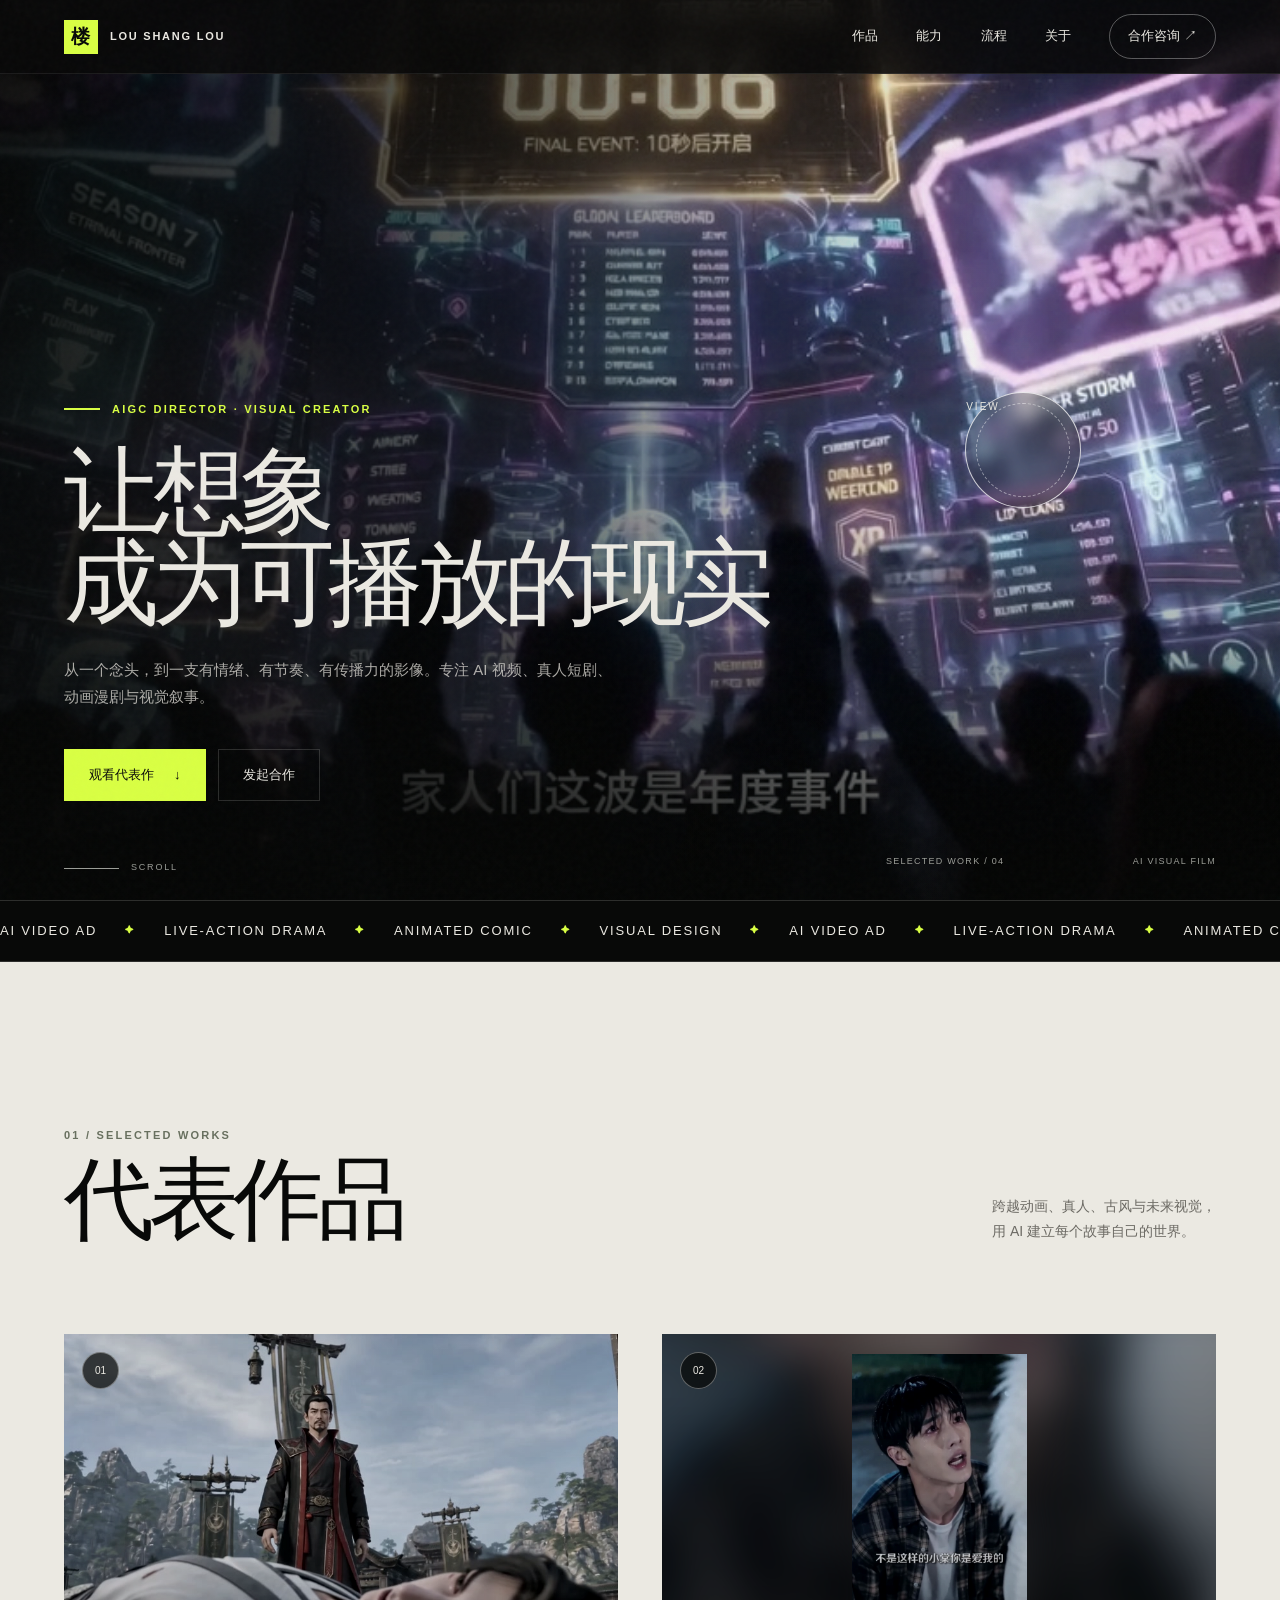
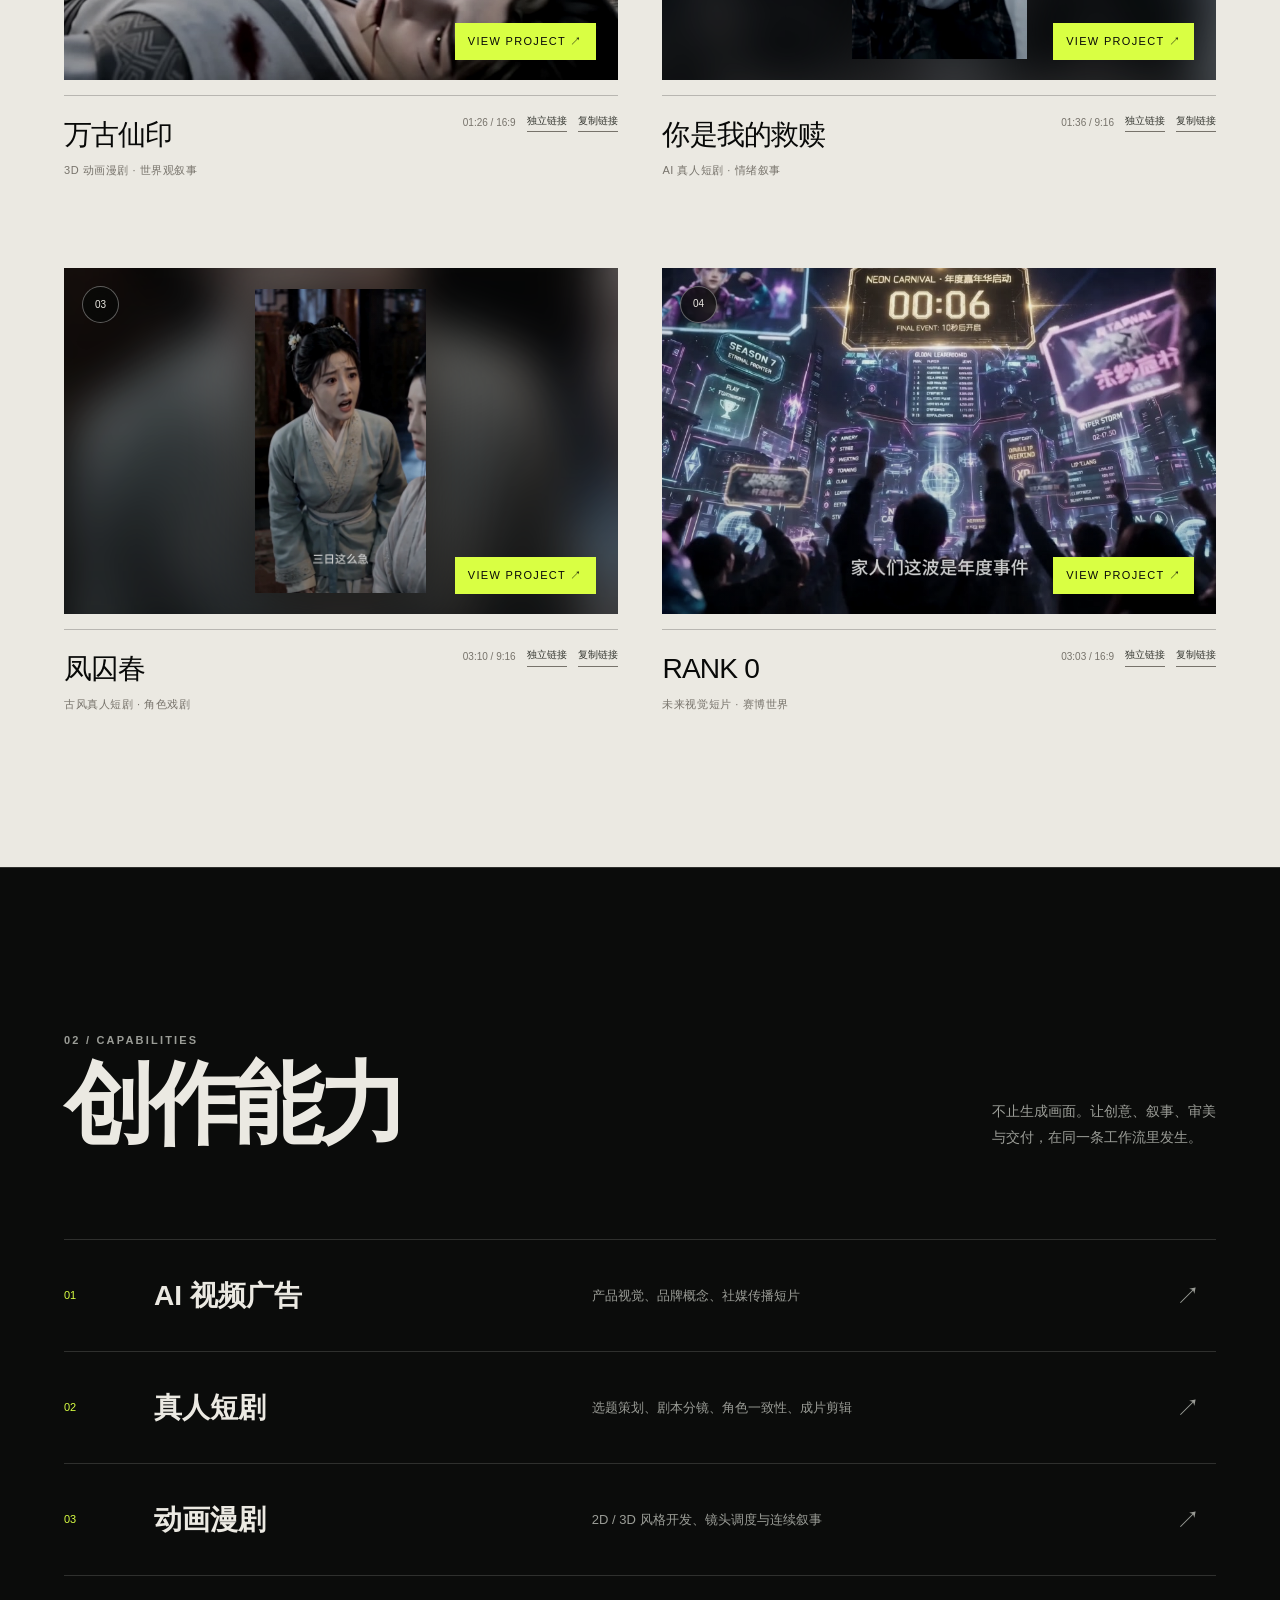
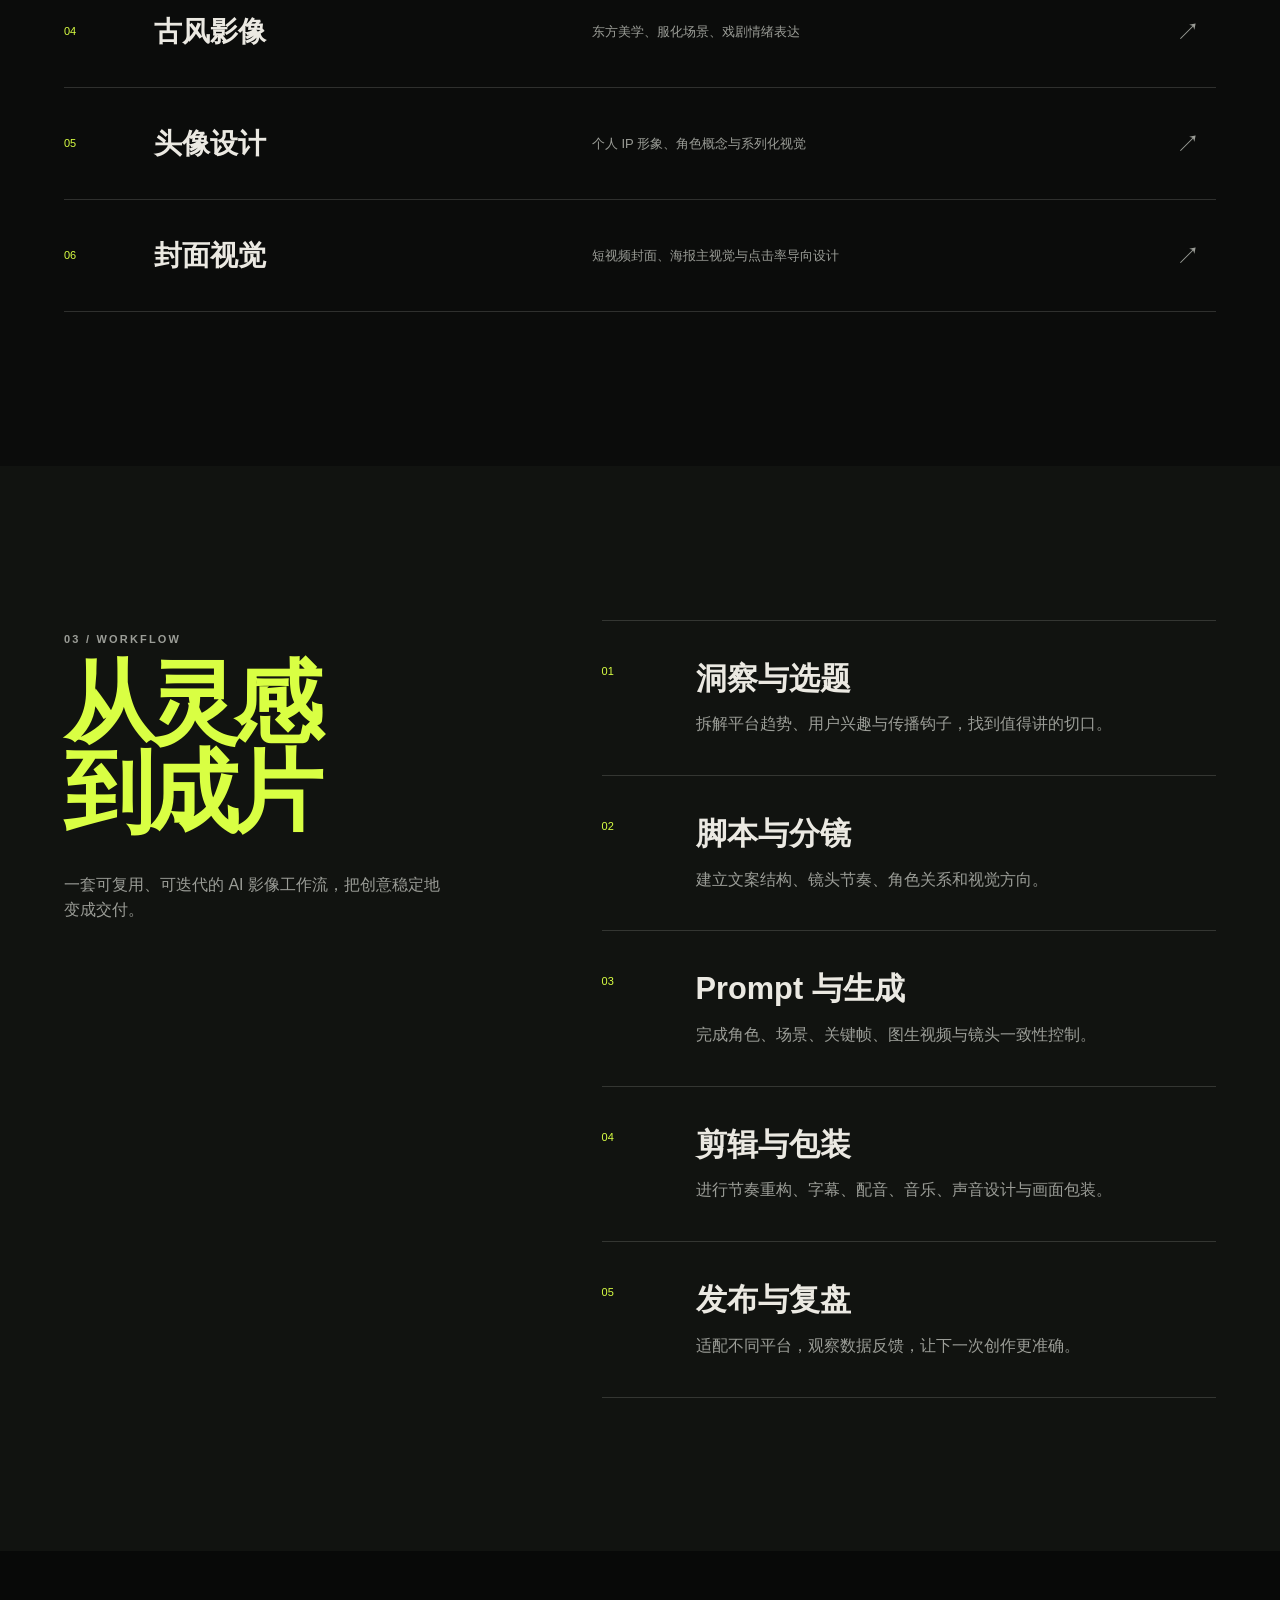
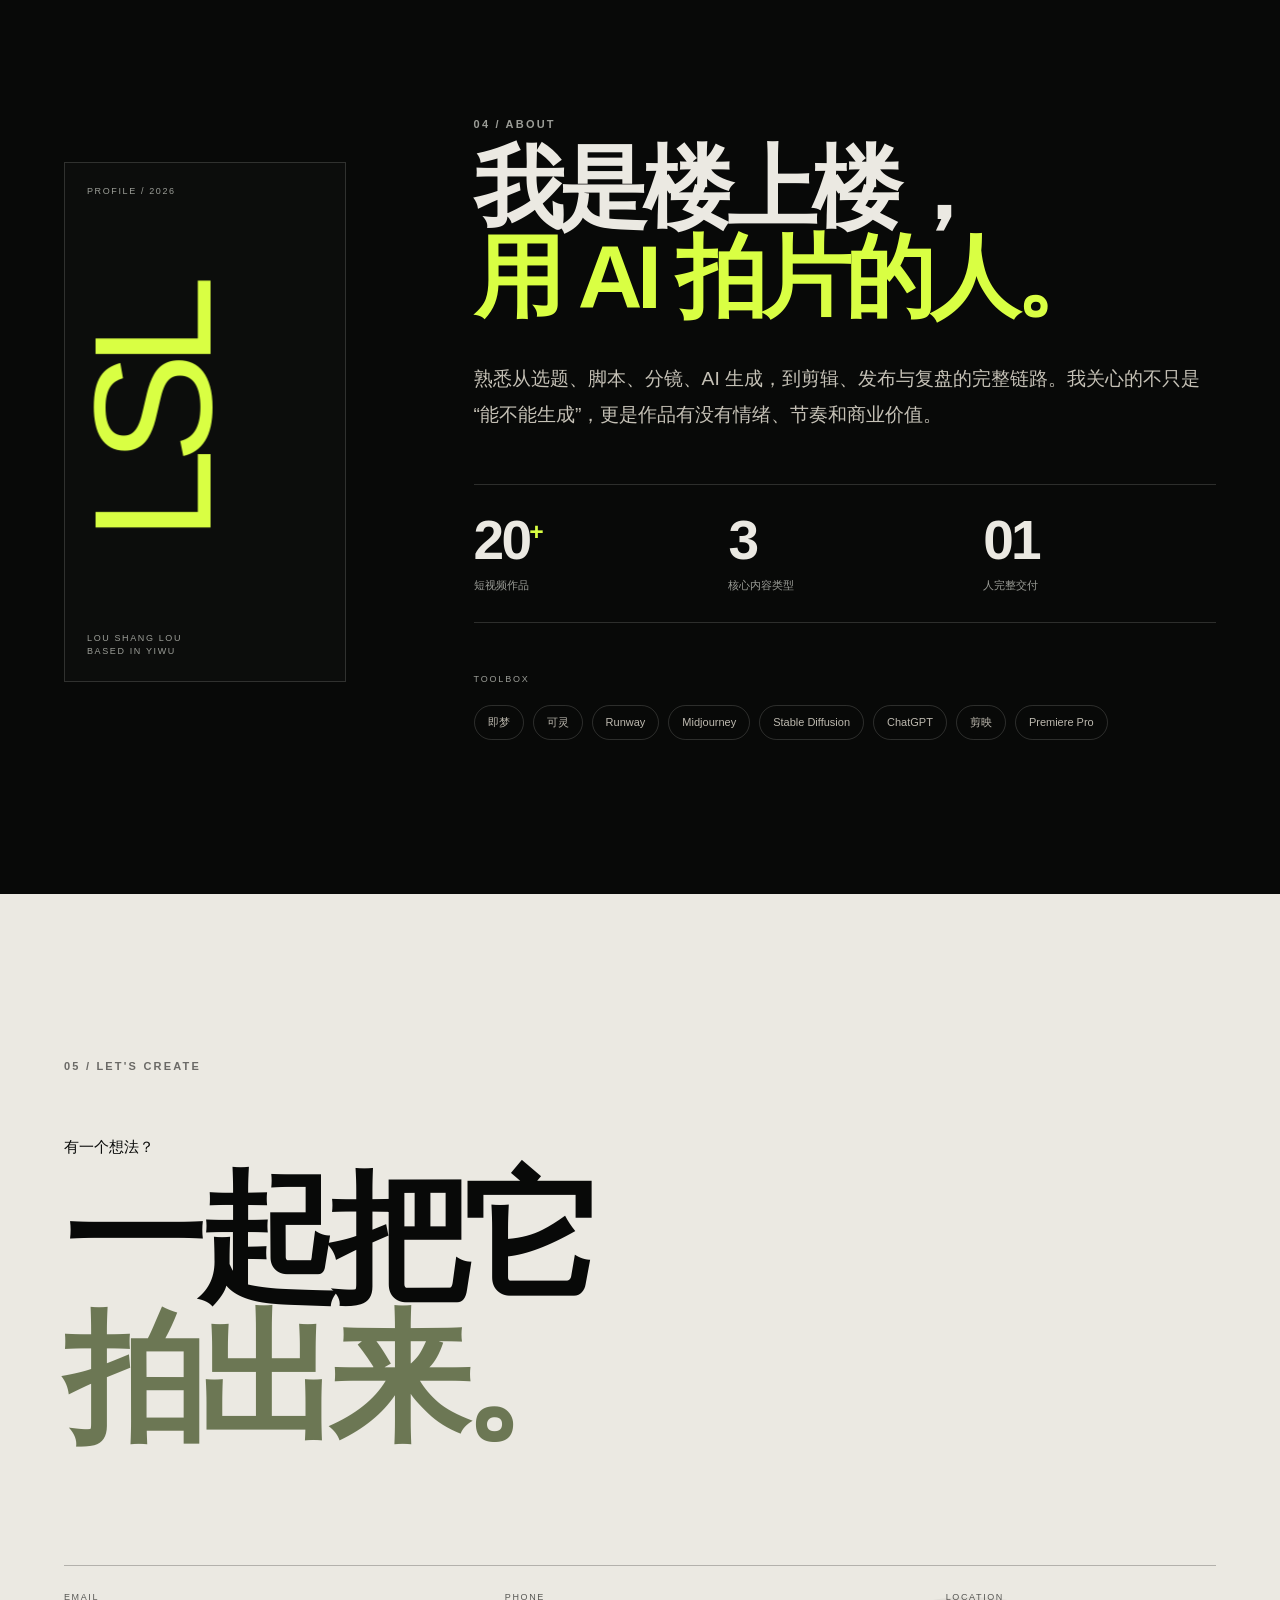
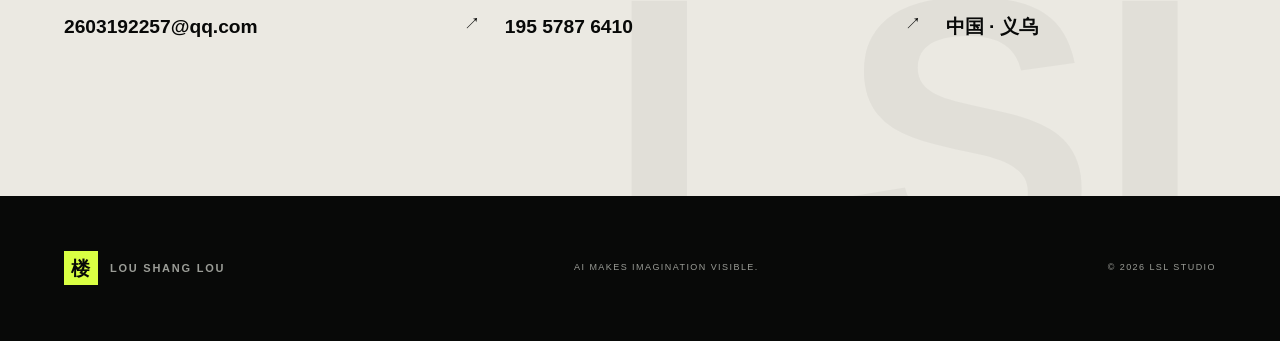
<file: index.html>
<!doctype html>
<html lang="zh-CN">
<head>
  <meta charset="utf-8">
  <meta name="viewport" content="width=device-width, initial-scale=1">
  <meta name="description" content="楼上楼——AIGC影像创作者、AI视频导演与视觉设计师作品集。">
  <meta name="theme-color" content="#0a0a09">
  <title>楼上楼｜AIGC 影像创作者</title>
  <link rel="stylesheet" href="styles.css">
</head>
<body>
  <div class="noise" aria-hidden="true"></div>
  <header class="site-header" id="top">
    <a class="brand" href="#top" aria-label="回到首页">
      <span class="brand-mark">楼</span>
      <span>LOU SHANG LOU</span>
    </a>
    <button class="menu-toggle" type="button" aria-expanded="false" aria-controls="site-nav">
      <span></span><span></span><span class="sr-only">打开导航</span>
    </button>
    <nav id="site-nav" aria-label="主导航">
      <a href="#works">作品</a>
      <a href="#capabilities">能力</a>
      <a href="#process">流程</a>
      <a href="#about">关于</a>
      <a class="nav-cta" href="#contact">合作咨询 ↗</a>
    </nav>
  </header>

  <main>
    <section class="hero" aria-labelledby="hero-title">
      <div class="hero-copy reveal">
        <p class="eyebrow"><span></span>AIGC DIRECTOR · VISUAL CREATOR</p>
        <h1 id="hero-title">让想象<br>成为<span>可播放</span>的现实</h1>
        <p class="hero-intro">从一个念头，到一支有情绪、有节奏、有传播力的影像。专注 AI 视频、真人短剧、动画漫剧与视觉叙事。</p>
        <div class="hero-actions">
          <a class="button button-primary" href="#works">观看代表作 <span>↓</span></a>
          <a class="button button-ghost" href="#contact">发起合作</a>
        </div>
      </div>

      <div class="hero-visual reveal">
        <div class="hero-frame">
          <img src="assets/images/poster-rankzero.jpg" alt="未来感 AI 影像作品画面">
          <a class="play-orbit" href="works/rank-zero.html" aria-label="进入 RANK 0 独立作品页">
            <span>VIEW</span>
          </a>
        </div>
        <div class="hero-caption">
          <span>SELECTED WORK / 04</span>
          <span>AI VISUAL FILM</span>
        </div>
      </div>

      <div class="hero-side" aria-hidden="true">YIWU · CHINA&nbsp;&nbsp; / &nbsp;&nbsp;2026</div>
      <a class="scroll-cue" href="#works" aria-label="向下浏览作品"><span></span>SCROLL</a>
    </section>

    <section class="marquee" aria-label="服务领域">
      <div class="marquee-track">
        <span>AI VIDEO AD</span><i>✦</i><span>LIVE-ACTION DRAMA</span><i>✦</i><span>ANIMATED COMIC</span><i>✦</i><span>VISUAL DESIGN</span><i>✦</i>
        <span>AI VIDEO AD</span><i>✦</i><span>LIVE-ACTION DRAMA</span><i>✦</i><span>ANIMATED COMIC</span><i>✦</i><span>VISUAL DESIGN</span><i>✦</i>
      </div>
    </section>

    <section class="works section" id="works" aria-labelledby="works-title">
      <div class="section-head reveal">
        <div>
          <p class="section-index">01 / SELECTED WORKS</p>
          <h2 id="works-title">代表作品</h2>
        </div>
        <p>跨越动画、真人、古风与未来视觉，<br>用 AI 建立每个故事自己的世界。</p>
      </div>

      <div class="project-grid">
        <article class="project project-landscape reveal">
          <a class="project-media media-landscape" href="works/wangu-xianyin.html" aria-label="查看《万古仙印》独立作品页">
            <img src="assets/images/poster-wangu.jpg" alt="《万古仙印》3D 动画画面" loading="lazy">
            <span class="project-number">01</span>
            <span class="project-play">VIEW PROJECT ↗</span>
          </a>
          <div class="project-info">
            <div><h3>万古仙印</h3><p>3D 动画漫剧 · 世界观叙事</p></div>
            <div class="project-links"><span>01:26 / 16:9</span><a href="works/wangu-xianyin.html">独立链接</a><button type="button" data-share="works/wangu-xianyin.html">复制链接</button></div>
          </div>
        </article>

        <article class="project project-vertical reveal">
          <a class="project-media media-vertical" href="works/my-redemption.html" aria-label="查看《你是我的救赎》独立作品页" style="--poster:url('assets/images/poster-redemption.jpg')">
            <img src="assets/images/poster-redemption.jpg" alt="《你是我的救赎》真人短剧画面" loading="lazy">
            <span class="project-number">02</span>
            <span class="project-play">VIEW PROJECT ↗</span>
          </a>
          <div class="project-info">
            <div><h3>你是我的救赎</h3><p>AI 真人短剧 · 情绪叙事</p></div>
            <div class="project-links"><span>01:36 / 9:16</span><a href="works/my-redemption.html">独立链接</a><button type="button" data-share="works/my-redemption.html">复制链接</button></div>
          </div>
        </article>

        <article class="project project-vertical reveal">
          <a class="project-media media-vertical" href="works/fengqiuchun.html" aria-label="查看《凤囚春》独立作品页" style="--poster:url('assets/images/poster-fengqiuchun.jpg')">
            <img src="assets/images/poster-fengqiuchun.jpg" alt="《凤囚春》古风短剧画面" loading="lazy">
            <span class="project-number">03</span>
            <span class="project-play">VIEW PROJECT ↗</span>
          </a>
          <div class="project-info">
            <div><h3>凤囚春</h3><p>古风真人短剧 · 角色戏剧</p></div>
            <div class="project-links"><span>03:10 / 9:16</span><a href="works/fengqiuchun.html">独立链接</a><button type="button" data-share="works/fengqiuchun.html">复制链接</button></div>
          </div>
        </article>

        <article class="project project-landscape reveal">
          <a class="project-media media-landscape" href="works/rank-zero.html" aria-label="查看《RANK 0》独立作品页">
            <img src="assets/images/poster-rankzero.jpg" alt="《RANK 0》未来竞技视觉画面" loading="lazy">
            <span class="project-number">04</span>
            <span class="project-play">VIEW PROJECT ↗</span>
          </a>
          <div class="project-info">
            <div><h3>RANK 0</h3><p>未来视觉短片 · 赛博世界</p></div>
            <div class="project-links"><span>03:03 / 16:9</span><a href="works/rank-zero.html">独立链接</a><button type="button" data-share="works/rank-zero.html">复制链接</button></div>
          </div>
        </article>
      </div>
    </section>

    <section class="capabilities section" id="capabilities" aria-labelledby="capabilities-title">
      <div class="section-head reveal">
        <div>
          <p class="section-index">02 / CAPABILITIES</p>
          <h2 id="capabilities-title">创作能力</h2>
        </div>
        <p>不止生成画面。让创意、叙事、审美<br>与交付，在同一条工作流里发生。</p>
      </div>
      <div class="capability-list">
        <article class="capability reveal"><span>01</span><h3>AI 视频广告</h3><p>产品视觉、品牌概念、社媒传播短片</p><i>↗</i></article>
        <article class="capability reveal"><span>02</span><h3>真人短剧</h3><p>选题策划、剧本分镜、角色一致性、成片剪辑</p><i>↗</i></article>
        <article class="capability reveal"><span>03</span><h3>动画漫剧</h3><p>2D / 3D 风格开发、镜头调度与连续叙事</p><i>↗</i></article>
        <article class="capability reveal"><span>04</span><h3>古风影像</h3><p>东方美学、服化场景、戏剧情绪表达</p><i>↗</i></article>
        <article class="capability reveal"><span>05</span><h3>头像设计</h3><p>个人 IP 形象、角色概念与系列化视觉</p><i>↗</i></article>
        <article class="capability reveal"><span>06</span><h3>封面视觉</h3><p>短视频封面、海报主视觉与点击率导向设计</p><i>↗</i></article>
      </div>
    </section>

    <section class="process section" id="process" aria-labelledby="process-title">
      <div class="process-sticky reveal">
        <p class="section-index">03 / WORKFLOW</p>
        <h2 id="process-title">从灵感<br>到成片</h2>
        <p>一套可复用、可迭代的 AI 影像工作流，把创意稳定地变成交付。</p>
      </div>
      <ol class="process-list">
        <li class="reveal"><span>01</span><div><h3>洞察与选题</h3><p>拆解平台趋势、用户兴趣与传播钩子，找到值得讲的切口。</p></div></li>
        <li class="reveal"><span>02</span><div><h3>脚本与分镜</h3><p>建立文案结构、镜头节奏、角色关系和视觉方向。</p></div></li>
        <li class="reveal"><span>03</span><div><h3>Prompt 与生成</h3><p>完成角色、场景、关键帧、图生视频与镜头一致性控制。</p></div></li>
        <li class="reveal"><span>04</span><div><h3>剪辑与包装</h3><p>进行节奏重构、字幕、配音、音乐、声音设计与画面包装。</p></div></li>
        <li class="reveal"><span>05</span><div><h3>发布与复盘</h3><p>适配不同平台，观察数据反馈，让下一次创作更准确。</p></div></li>
      </ol>
    </section>

    <section class="about section" id="about" aria-labelledby="about-title">
      <div class="about-aside reveal" aria-hidden="true">
        <p>PROFILE / 2026</p>
        <strong>LSL</strong>
        <p>LOU SHANG LOU<br>BASED IN YIWU</p>
      </div>
      <div class="about-copy reveal">
        <p class="section-index">04 / ABOUT</p>
        <h2 id="about-title">我是楼上楼，<br><span>用 AI 拍片的人。</span></h2>
        <p class="about-lead">熟悉从选题、脚本、分镜、AI 生成，到剪辑、发布与复盘的完整链路。我关心的不只是“能不能生成”，更是作品有没有情绪、节奏和商业价值。</p>
        <div class="stats">
          <div><strong>20<sup>+</sup></strong><span>短视频作品</span></div>
          <div><strong>3</strong><span>核心内容类型</span></div>
          <div><strong>01</strong><span>人完整交付</span></div>
        </div>
        <div class="toolset">
          <p>TOOLBOX</p>
          <div><span>即梦</span><span>可灵</span><span>Runway</span><span>Midjourney</span><span>Stable Diffusion</span><span>ChatGPT</span><span>剪映</span><span>Premiere Pro</span></div>
        </div>
      </div>
    </section>

    <section class="contact section" id="contact" aria-labelledby="contact-title">
      <p class="section-index reveal">05 / LET'S CREATE</p>
      <div class="contact-main reveal">
        <p>有一个想法？</p>
        <h2 id="contact-title">一起把它<br><span>拍出来。</span></h2>
      </div>
      <div class="contact-details reveal">
        <a href="mailto:2603192257@qq.com"><small>EMAIL</small><span>2603192257@qq.com</span><i>↗</i></a>
        <a href="tel:+8619557876410"><small>PHONE</small><span>195 5787 6410</span><i>↗</i></a>
        <div><small>LOCATION</small><span>中国 · 义乌</span></div>
      </div>
    </section>
  </main>

  <footer>
    <a class="brand" href="#top"><span class="brand-mark">楼</span><span>LOU SHANG LOU</span></a>
    <p>AI MAKES IMAGINATION VISIBLE.</p>
    <p>© 2026 LSL STUDIO</p>
  </footer>

  <div class="toast" role="status" aria-live="polite">作品链接已复制</div>

  <script src="script.js"></script>
</body>
</html>
</file>
<file: styles.css>
:root {
  --ink: #0a0a09;
  --paper: #ece9df;
  --muted: #a7a49a;
  --line: rgba(236, 233, 223, .18);
  --red: #ff4b2b;
  --blue: #486dff;
  --pad: clamp(22px, 5vw, 78px);
}

* { box-sizing: border-box; }
html { scroll-behavior: smooth; }
body {
  margin: 0;
  background: var(--ink);
  color: var(--paper);
  font-family: "Microsoft YaHei", "PingFang SC", "Noto Sans CJK SC", sans-serif;
  line-height: 1.55;
  overflow-x: hidden;
}
body.modal-open { overflow: hidden; }
img { display: block; width: 100%; }
a { color: inherit; text-decoration: none; }
button { color: inherit; font: inherit; }
.sr-only { position: absolute; width: 1px; height: 1px; overflow: hidden; clip: rect(0,0,0,0); }
.noise {
  position: fixed; inset: 0; z-index: 100; pointer-events: none; opacity: .035;
  background-image: url("data:image/svg+xml,%3Csvg viewBox='0 0 180 180' xmlns='http://www.w3.org/2000/svg'%3E%3Cfilter id='n'%3E%3CfeTurbulence type='fractalNoise' baseFrequency='.9' numOctaves='4' stitchTiles='stitch'/%3E%3C/filter%3E%3Crect width='100%25' height='100%25' filter='url(%23n)' opacity='.8'/%3E%3C/svg%3E");
}

.site-header {
  height: 82px; padding: 0 var(--pad); position: absolute; inset: 0 0 auto; z-index: 20;
  display: flex; align-items: center; justify-content: space-between; border-bottom: 1px solid var(--line);
}
.brand { position: relative; z-index: 2; display: inline-flex; align-items: center; gap: 12px; font-size: 11px; letter-spacing: .16em; font-weight: 700; }
.brand-mark { display: grid; place-items: center; width: 34px; height: 34px; background: var(--paper); color: var(--ink); font: 700 19px/1 serif; }
nav { display: flex; align-items: center; gap: clamp(22px, 3vw, 48px); font-size: 13px; }
nav a { transition: color .2s ease; }
nav a:hover { color: var(--red); }
.nav-cta { border: 1px solid var(--line); border-radius: 999px; padding: 11px 18px; }
.menu-toggle { display: none; background: none; border: 0; padding: 8px; }
.menu-toggle span:not(.sr-only) { display: block; width: 25px; height: 1px; margin: 6px; background: currentColor; }

.hero {
  min-height: 100svh; position: relative; padding: 140px var(--pad) 90px;
  display: grid; grid-template-columns: minmax(0, .9fr) minmax(420px, .8fr); align-items: center; gap: clamp(40px, 7vw, 120px);
  overflow: hidden;
}
.hero::before { content: "AIGC"; position: absolute; left: -2vw; bottom: -12vw; font-size: 31vw; font-weight: 900; line-height: 1; color: transparent; -webkit-text-stroke: 1px rgba(255,255,255,.055); pointer-events: none; }
.hero-copy { position: relative; z-index: 2; }
.eyebrow, .section-index { font-size: 11px; letter-spacing: .2em; font-weight: 700; color: var(--muted); }
.eyebrow { display: flex; align-items: center; gap: 12px; margin: 0 0 28px; }
.eyebrow span { width: 36px; height: 2px; background: var(--red); }
.hero h1 { margin: 0; font: 700 clamp(56px, 7.25vw, 112px)/.96 "Microsoft YaHei", sans-serif; letter-spacing: -.07em; }
.hero h1 span { color: var(--red); }
.hero-intro { max-width: 590px; margin: 34px 0 0; color: #c6c2b8; font-size: clamp(15px, 1.2vw, 19px); line-height: 1.85; }
.hero-actions { display: flex; gap: 12px; margin-top: 38px; }
.button { min-height: 52px; padding: 0 24px; display: inline-flex; align-items: center; justify-content: center; gap: 20px; border: 1px solid var(--line); font-size: 13px; transition: .25s ease; }
.button-primary { background: var(--paper); color: var(--ink); border-color: var(--paper); }
.button-primary:hover { background: var(--red); border-color: var(--red); color: #fff; }
.button-ghost:hover { border-color: var(--paper); }
.hero-visual { position: relative; z-index: 1; max-width: 720px; justify-self: end; }
.hero-frame { position: relative; aspect-ratio: 4/5; overflow: hidden; background: #131313; }
.hero-frame::after { content: ""; position: absolute; inset: 0; background: linear-gradient(180deg, transparent 45%, rgba(0,0,0,.75)); pointer-events: none; }
.hero-frame img { height: 100%; object-fit: cover; transform: scale(1.04); transition: transform .8s ease; }
.hero-frame:hover img { transform: scale(1); }
.play-orbit {
  position: absolute; z-index: 3; left: 50%; top: 50%; translate: -50% -50%; width: 92px; height: 92px;
  border: 1px solid rgba(255,255,255,.7); border-radius: 50%; background: rgba(0,0,0,.25); backdrop-filter: blur(8px); cursor: pointer;
}
.play-orbit::before { content: ""; position: absolute; inset: 10px; border: 1px dashed rgba(255,255,255,.45); border-radius: 50%; animation: spin 12s linear infinite; }
.play-orbit span { font-size: 10px; letter-spacing: .2em; }
.hero-caption { display: flex; justify-content: space-between; padding-top: 12px; color: var(--muted); font-size: 9px; letter-spacing: .14em; }
.hero-side { position: absolute; right: 17px; top: 50%; writing-mode: vertical-rl; font-size: 9px; letter-spacing: .2em; color: #75736d; }
.scroll-cue { position: absolute; left: var(--pad); bottom: 25px; display: flex; align-items: center; gap: 12px; font-size: 9px; letter-spacing: .2em; color: var(--muted); }
.scroll-cue span { display: block; width: 55px; height: 1px; background: var(--muted); }

.marquee { border-block: 1px solid var(--line); overflow: hidden; background: var(--red); color: #101010; }
.marquee-track { width: max-content; padding: 16px 0; display: flex; align-items: center; gap: 28px; font-size: 13px; font-weight: 900; letter-spacing: .14em; animation: marquee 26s linear infinite; }
.marquee i { font-style: normal; font-size: 9px; }

.section { padding: clamp(90px, 12vw, 180px) var(--pad); }
.section-head { display: flex; align-items: end; justify-content: space-between; gap: 35px; margin-bottom: clamp(46px, 7vw, 92px); }
.section-head h2, .process h2, .about h2, .contact h2 { margin: 10px 0 0; font-size: clamp(48px, 7vw, 100px); line-height: 1; letter-spacing: -.06em; }
.section-head > p { margin: 0; color: var(--muted); font-size: 14px; line-height: 1.8; }

.works { background: var(--paper); color: var(--ink); }
.works .section-index, .works .section-head > p { color: #6c6a64; }
.project-grid { display: grid; grid-template-columns: 1.25fr .75fr; gap: clamp(36px, 7vw, 110px) clamp(25px, 4vw, 60px); align-items: start; }
.project:nth-child(3) { margin-top: clamp(0px, 8vw, 110px); }
.project:nth-child(4) { margin-top: clamp(-50px, -4vw, -10px); }
.project-media { position: relative; display: block; width: 100%; border: 0; padding: 0; overflow: hidden; background: #111; text-align: left; cursor: pointer; }
.project-wide .project-media { aspect-ratio: 16/10; }
.project-media img { height: 100%; object-fit: cover; filter: saturate(.82); transition: transform .65s cubic-bezier(.2,.75,.2,1), filter .3s; }
.project-media:hover img { transform: scale(1.035); filter: saturate(1); }
.project-media::after { content: ""; position: absolute; inset: 0; background: linear-gradient(180deg, rgba(0,0,0,.1), rgba(0,0,0,.42)); opacity: .5; }
.project-number { position: absolute; z-index: 2; left: 18px; top: 18px; display: grid; place-items: center; width: 37px; height: 37px; border-radius: 50%; background: var(--paper); color: var(--ink); font-size: 10px; }
.project-play { position: absolute; z-index: 2; right: 22px; bottom: 20px; font-size: 11px; letter-spacing: .08em; transform: translateY(10px); opacity: 0; transition: .3s; }
.project-media:hover .project-play { transform: none; opacity: 1; }
.project-info { display: flex; align-items: start; justify-content: space-between; gap: 18px; padding-top: 17px; border-top: 1px solid rgba(0,0,0,.22); margin-top: 15px; }
.project-info h3 { margin: 0 0 5px; font-size: clamp(22px, 2.2vw, 34px); letter-spacing: -.03em; }
.project-info p, .project-info > span { margin: 0; color: #77736b; font-size: 11px; letter-spacing: .05em; }

.capabilities { border-top: 1px solid var(--line); }
.capability-list { border-top: 1px solid var(--line); }
.capability { min-height: 112px; display: grid; grid-template-columns: 70px 1fr 1.35fr 40px; align-items: center; gap: 20px; border-bottom: 1px solid var(--line); transition: background .25s, padding .25s; }
.capability:hover { background: rgba(255,255,255,.035); padding-inline: 18px; }
.capability > span { color: var(--red); font-size: 11px; }
.capability h3 { margin: 0; font-size: clamp(21px, 2.2vw, 31px); }
.capability p { margin: 0; color: var(--muted); font-size: 13px; }
.capability i { font-style: normal; color: var(--muted); font-size: 24px; }

.process { display: grid; grid-template-columns: .8fr 1.2fr; gap: clamp(60px, 10vw, 170px); background: #11110f; }
.process-sticky { position: sticky; top: 90px; align-self: start; }
.process-sticky h2 { color: var(--red); }
.process-sticky > p:last-child { max-width: 380px; margin-top: 35px; color: var(--muted); }
.process-list { list-style: none; margin: 0; padding: 0; border-top: 1px solid var(--line); }
.process-list li { display: grid; grid-template-columns: 72px 1fr; gap: 22px; padding: 34px 0 38px; border-bottom: 1px solid var(--line); }
.process-list li > span { color: var(--red); font-size: 11px; padding-top: 8px; }
.process-list h3 { margin: 0 0 10px; font-size: clamp(24px, 2.4vw, 36px); }
.process-list p { max-width: 530px; margin: 0; color: var(--muted); }

.about { display: grid; grid-template-columns: minmax(240px, .55fr) 1.45fr; gap: clamp(50px, 10vw, 160px); align-items: center; }
.about-aside { min-height: 520px; padding: 22px; display: flex; flex-direction: column; justify-content: space-between; border: 1px solid var(--line); background: #0c0d0c; }
.about-aside p { margin: 0; color: var(--muted); font-size: 9px; letter-spacing: .18em; }
.about-aside strong { color: var(--red); font-size: clamp(92px, 13vw, 210px); font-weight: 500; line-height: .8; letter-spacing: -.09em; writing-mode: vertical-rl; rotate: 180deg; }
.about h2 span { color: var(--red); }
.about-lead { max-width: 730px; margin: 38px 0 0; color: #c5c1b6; font-size: clamp(16px, 1.5vw, 21px); line-height: 1.9; }
.stats { display: grid; grid-template-columns: repeat(3, 1fr); gap: 22px; margin: 50px 0; padding-block: 28px; border-block: 1px solid var(--line); }
.stats div { display: flex; flex-direction: column; }
.stats strong { font-size: clamp(38px, 4.3vw, 66px); line-height: 1; letter-spacing: -.05em; }
.stats sup { color: var(--red); font-size: .45em; }
.stats span { margin-top: 9px; color: var(--muted); font-size: 11px; }
.toolset > p { margin: 0 0 18px; font-size: 9px; letter-spacing: .2em; color: var(--muted); }
.toolset > div { display: flex; flex-wrap: wrap; gap: 9px; }
.toolset span { border: 1px solid var(--line); border-radius: 999px; padding: 8px 13px; font-size: 11px; color: #bdb9af; }

.contact { position: relative; background: var(--red); color: #0a0a09; overflow: hidden; }
.contact::after { content: "LSL"; position: absolute; right: -4vw; bottom: -10vw; font-size: 30vw; font-weight: 900; line-height: 1; color: rgba(0,0,0,.07); }
.contact .section-index { color: rgba(0,0,0,.55); }
.contact-main { position: relative; z-index: 1; margin-top: 60px; }
.contact-main > p { margin: 0 0 8px; font-size: 15px; }
.contact h2 { font-size: clamp(65px, 11vw, 170px); }
.contact h2 span { color: var(--paper); }
.contact-details { position: relative; z-index: 1; display: grid; grid-template-columns: 1fr 1fr .65fr; gap: 25px; margin-top: clamp(65px, 9vw, 130px); padding-top: 25px; border-top: 1px solid rgba(0,0,0,.28); }
.contact-details > * { display: grid; grid-template-columns: 1fr auto; gap: 7px; }
.contact-details small { grid-column: 1/-1; font-size: 9px; letter-spacing: .18em; opacity: .65; }
.contact-details span { font-size: clamp(15px, 1.5vw, 20px); font-weight: 700; }
.contact-details i { font-style: normal; }

footer { min-height: 145px; padding: 35px var(--pad); display: flex; align-items: center; justify-content: space-between; gap: 25px; font-size: 9px; letter-spacing: .16em; color: var(--muted); }

.video-modal { width: min(1200px, 92vw); max-width: none; padding: 0; border: 0; background: transparent; color: #fff; overflow: visible; }
.video-modal::backdrop { background: rgba(0,0,0,.91); backdrop-filter: blur(12px); }
.modal-shell { background: #050505; border: 1px solid rgba(255,255,255,.15); }
.modal-title { margin: 0; padding: 15px 18px; font-size: 11px; letter-spacing: .13em; border-bottom: 1px solid rgba(255,255,255,.13); }
.video-modal video { display: block; width: 100%; max-height: 78vh; background: #000; }
.modal-close { position: absolute; right: 0; top: -52px; width: 40px; height: 40px; border: 1px solid rgba(255,255,255,.3); border-radius: 50%; background: transparent; cursor: pointer; font-size: 26px; line-height: 1; }

.reveal { opacity: 0; transform: translateY(28px); transition: opacity .75s ease, transform .75s cubic-bezier(.2,.7,.2,1); }
.reveal.in-view { opacity: 1; transform: none; }
@keyframes spin { to { rotate: 360deg; } }
@keyframes marquee { to { transform: translateX(-50%); } }

@media (max-width: 900px) {
  .site-header { height: 70px; }
  .menu-toggle { display: block; position: relative; z-index: 2; }
  nav { position: fixed; inset: 0; display: flex; flex-direction: column; justify-content: center; gap: 26px; background: #0b0b0a; font-size: 24px; transform: translateY(-100%); transition: transform .35s ease; }
  nav.open { transform: none; }
  .nav-cta { font-size: 15px; }
  .hero { grid-template-columns: 1fr; padding-top: 115px; }
  .hero-visual { width: min(620px, 86vw); justify-self: end; }
  .hero-frame { aspect-ratio: 16/10; }
  .hero-side { display: none; }
  .section-head { align-items: start; flex-direction: column; }
  .project-grid { grid-template-columns: 1fr 1fr; }
  .project:nth-child(3), .project:nth-child(4) { margin-top: 0; }
  .process { grid-template-columns: 1fr; }
  .process-sticky { position: static; }
  .about { grid-template-columns: .75fr 1.25fr; gap: 45px; }
  .contact-details { grid-template-columns: 1fr 1fr; }
}

@media (max-width: 620px) {
  .hero { gap: 50px; }
  .hero h1 { font-size: clamp(52px, 17vw, 76px); }
  .hero-actions { flex-wrap: wrap; }
  .hero-visual { width: 100%; }
  .hero-caption, .scroll-cue { display: none; }
  .marquee-track { padding: 13px 0; }
  .project-grid { grid-template-columns: 1fr; }
  .capability { grid-template-columns: 40px 1fr 25px; padding: 22px 0; }
  .capability p { grid-column: 2/3; }
  .capability i { grid-column: 3; grid-row: 1/3; }
  .process-list li { grid-template-columns: 44px 1fr; }
  .about { grid-template-columns: 1fr; }
  .about-aside { min-height: 330px; }
  .about-aside strong { writing-mode: horizontal-tb; rotate: 0deg; }
  .stats { gap: 12px; }
  .stats span { font-size: 9px; }
  .contact-details { grid-template-columns: 1fr; }
  .contact-details > * { padding-bottom: 18px; border-bottom: 1px solid rgba(0,0,0,.2); }
  footer { flex-direction: column; align-items: flex-start; }
}

@media (prefers-reduced-motion: reduce) {
  html { scroll-behavior: auto; }
  *, *::before, *::after { animation-duration: .01ms !important; animation-iteration-count: 1 !important; transition-duration: .01ms !important; }
  .reveal { opacity: 1; transform: none; }
}

/* V2 — cinematic editorial direction */
:root {
  --ink: #080908;
  --paper: #ebe9e2;
  --muted: #9b9d97;
  --line: rgba(235, 233, 226, .16);
  --red: #d9ff43;
}

body { background: var(--ink); }
.site-header {
  position: fixed;
  height: 74px;
  background: rgba(8,9,8,.88);
  border-bottom: 1px solid rgba(255,255,255,.08);
  backdrop-filter: blur(12px);
}
.brand-mark { background: var(--red); font-family: Georgia, serif; }
.nav-cta { border-color: rgba(255,255,255,.32); }

.hero {
  min-height: 760px;
  height: 100svh;
  display: block;
  padding: 0;
  isolation: isolate;
}
.hero::before { display: none; }
.hero-visual { position: absolute; inset: 0; width: 100%; max-width: none; z-index: -1; }
.hero-frame { height: 100svh; min-height: 760px; aspect-ratio: auto; }
.hero-frame img { object-position: center 46%; filter: saturate(.7) contrast(1.08); }
.hero-frame::after {
  background:
    linear-gradient(90deg, rgba(5,6,5,.93) 0%, rgba(5,6,5,.65) 38%, rgba(5,6,5,.06) 73%),
    linear-gradient(0deg, rgba(5,6,5,.88) 0%, transparent 43%);
}
.hero-copy {
  position: absolute;
  z-index: 2;
  left: var(--pad);
  right: var(--pad);
  bottom: clamp(90px, 11vh, 140px);
  max-width: 880px;
}
.hero h1 { font-size: clamp(60px, 7.4vw, 118px); font-weight: 520; letter-spacing: -.075em; }
.hero h1 span { color: var(--paper); }
.hero-intro { max-width: 560px; margin-top: 28px; font-size: 15px; color: rgba(235,233,226,.72); }
.eyebrow { color: var(--red); }
.eyebrow span { background: var(--red); }
.button-primary { background: var(--red); border-color: var(--red); }
.button-primary:hover { background: var(--paper); border-color: var(--paper); color: var(--ink); }
.play-orbit { left: auto; right: 11vw; top: 50%; width: 116px; height: 116px; border-color: rgba(255,255,255,.75); }
.play-orbit:hover { background: var(--red); color: var(--ink); border-color: var(--red); }
.hero-caption { position: absolute; right: var(--pad); bottom: 31px; left: auto; width: 330px; z-index: 3; }
.hero-side { display: none; }
.scroll-cue { z-index: 3; }

.marquee { background: var(--ink); color: var(--paper); border-color: var(--line); }
.marquee i { color: var(--red); }
.marquee-track { padding: 20px 0; font-weight: 500; }

.works { background: var(--paper); }
.works .section-index { color: #68705f; }
.works .section-head h2 { font-weight: 500; }
.project-grid { grid-template-columns: repeat(2, minmax(0, 1fr)); gap: clamp(58px, 7vw, 105px) clamp(22px, 3.5vw, 56px); }
.project-landscape,
.project-vertical { grid-column: auto; margin-top: 0 !important; }
.project-media { color: var(--paper); aspect-ratio: 16/10; }
.media-vertical { background:#151613; }
.media-vertical::before { content:""; position:absolute; inset:-24px; z-index:0; background-image:linear-gradient(rgba(8,9,8,.3),rgba(8,9,8,.5)),var(--poster); background-size:cover; background-position:center; filter:blur(22px) saturate(.55); transform:scale(1.08); }
.project-media img { position:relative; z-index:1; filter: saturate(.65) contrast(1.04); }
.media-vertical img { width:auto; max-width:52%; height:88%; margin:3.7% auto 0; object-fit:contain; box-shadow:0 18px 55px rgba(0,0,0,.45); }
.project-media::after { z-index:2; }
.project-media:hover img { filter: saturate(.9) contrast(1.04); }
.project-number { z-index:3; background: rgba(8,9,8,.72); color: var(--paper); border: 1px solid rgba(255,255,255,.34); backdrop-filter: blur(8px); }
.project-play { z-index:3; opacity: 1; transform: none; padding: 10px 13px; background: var(--red); color: var(--ink); letter-spacing: .12em; }
.project-info { align-items: start; }
.project-info h3 { font-weight: 520; }
.project-links { display: flex; align-items: center; justify-content: flex-end; flex-wrap: wrap; gap: 11px; }
.project-links span { color: #77736b; font-size: 10px; }
.project-links a,
.project-links button { border: 0; border-bottom: 1px solid #77736b; padding: 0 0 3px; background: transparent; color: #343630; font-size: 10px; cursor: pointer; }
.project-links a:hover,
.project-links button:hover { border-color: #000; color: #000; }

.capabilities { background: #0b0c0b; }
.capability > span { color: var(--red); }
.capability:hover { background: rgba(217,255,67,.035); }
.process { background: #111310; }
.process-sticky h2, .process-list li > span { color: var(--red); }
.about h2 span { color: var(--red); }
.contact { background: var(--paper); color: var(--ink); }
.contact h2 span { color: #6c7754; }
.contact::after { color: rgba(0,0,0,.045); }
.contact-details { border-color: rgba(0,0,0,.24); }

.toast {
  position: fixed;
  z-index: 300;
  left: 50%;
  bottom: 28px;
  translate: -50% 20px;
  padding: 12px 18px;
  background: var(--red);
  color: var(--ink);
  font-size: 11px;
  letter-spacing: .08em;
  opacity: 0;
  pointer-events: none;
  transition: opacity .25s, translate .25s;
}
.toast.show { opacity: 1; translate: -50% 0; }

@media (max-width: 900px) {
  .hero { min-height: 720px; }
  .hero-frame { min-height: 720px; }
  .hero-visual { width: 100%; }
  .hero-frame { aspect-ratio: auto; }
  .hero-copy { max-width: 72vw; }
  .play-orbit { right: 7vw; width: 92px; height: 92px; }
  .project:nth-child(3), .project:nth-child(4) { margin-top: 0; }
}

@media (max-width: 620px) {
  .site-header { height: 64px; }
  .hero { min-height: 760px; }
  .hero-frame { min-height: 760px; }
  .hero-frame::after {
    background: linear-gradient(0deg, rgba(5,6,5,.95) 0%, rgba(5,6,5,.52) 58%, rgba(5,6,5,.18) 100%);
  }
  .hero-frame img { object-position: 60% center; }
  .hero-copy { left: var(--pad); right: var(--pad); bottom: 64px; max-width: none; }
  .hero h1 { font-size: clamp(50px, 15.5vw, 70px); }
  .hero-intro { font-size: 13px; line-height: 1.75; }
  .play-orbit { right: 22px; top: 25%; width: 78px; height: 78px; }
  .hero-caption { display: none; }
  .project-grid { grid-template-columns: 1fr; }
  .project-landscape, .project-vertical { grid-column: auto; }
  .project-media { aspect-ratio: 16/11; }
  .media-vertical img { max-width:48%; height:90%; margin-top:3%; }
  .project-links { max-width: 145px; }
  .project-links span { width: 100%; text-align: right; }
}
</file>
